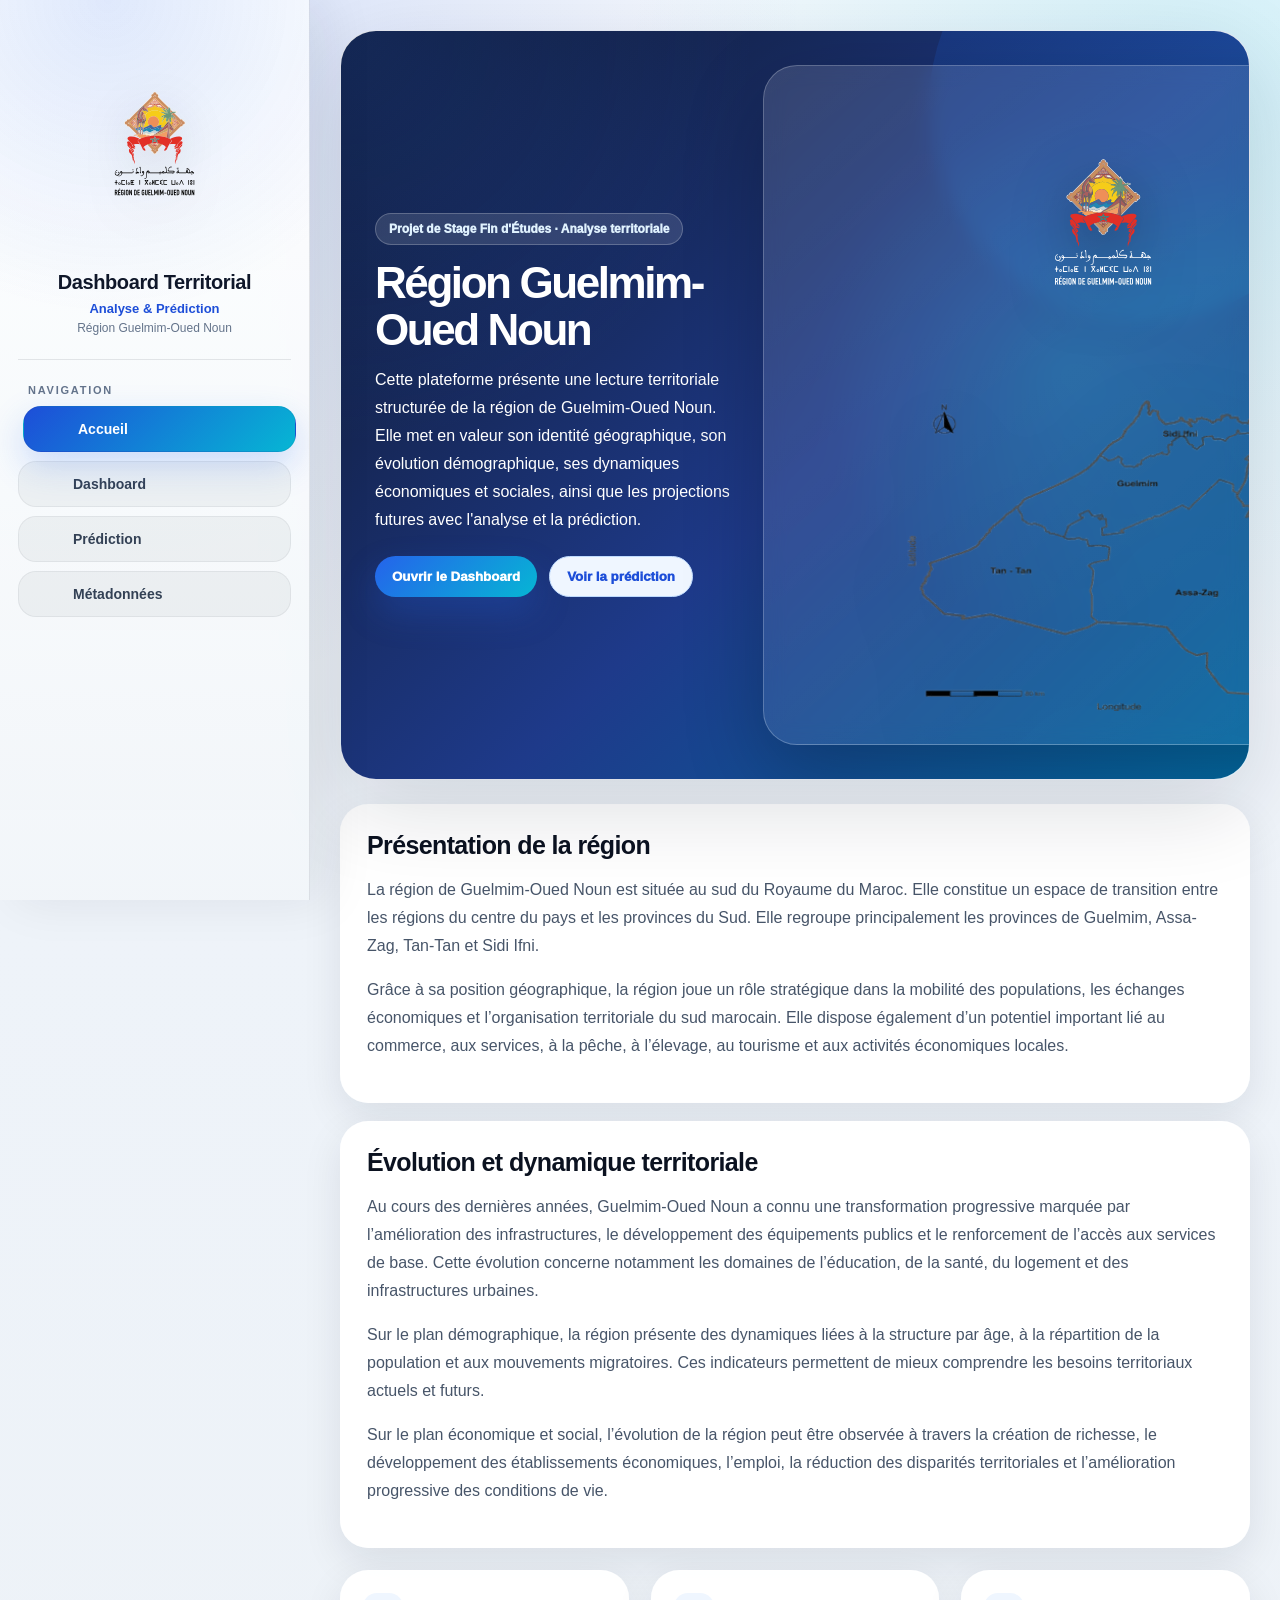
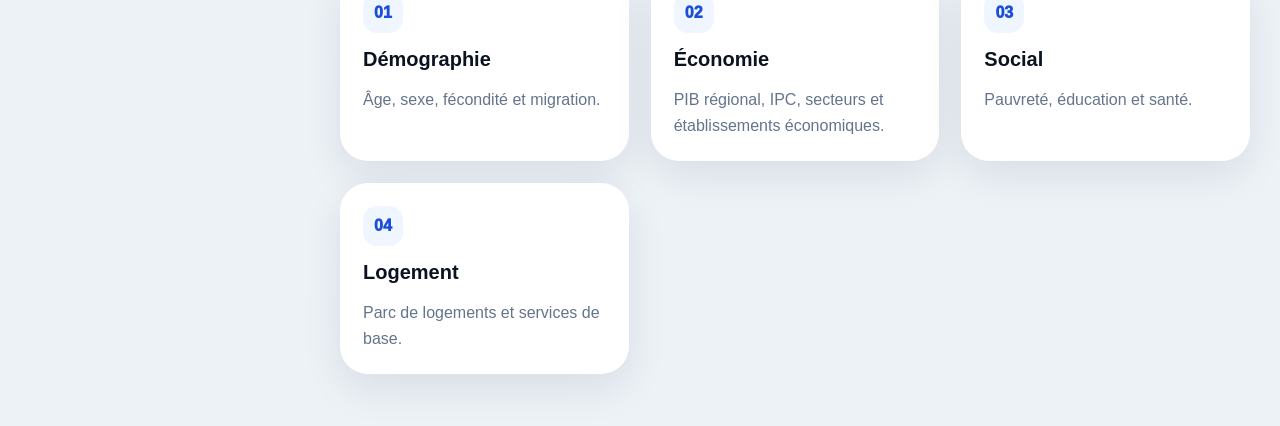
<file: dashboard_final/dashboard_final/dashboard_final/index.html>
<!DOCTYPE html>
<html lang="fr">
<head>
  <meta charset="utf-8" />
  <meta name="viewport" content="width=device-width, initial-scale=1.0" />
  <title>Dashboard Territorial — Guelmim-Oued Noun</title>
  <script src="https://cdn.plot.ly/plotly-2.35.2.min.js"></script>
  <link href="style.css" rel="stylesheet" />
  <link rel="icon" type="image/png" href="assets/logo_hcp.png">
</head>
<body>
  <div class="app">
    <aside class="sidebar">
      <div class="brand brand-vertical">
        <a href="index.html">
        <img src="assets/logo-black.svg" class="region-logo-large" alt="Logo Région Guelmim-Oued Noun" />
        </a>
        <h2>Dashboard Territorial</h2>
        <p>Analyse & Prédiction</p>
        <small>Région Guelmim-Oued Noun</small>
      </div>

      <div class="menu-label">Navigation</div>
      <button class="nav active" data-page="accueil"><span></span><b>Accueil</b></button>
      <button class="nav" data-page="dashboard"><span></span><b>Dashboard</b></button>
      <button class="nav" data-page="prediction"><span></span><b>Prédiction</b></button>
      <button class="nav" data-page="metadata"><span></span><b>Métadonnées</b></button>
    </aside>

    <main class="main">
      <section class="page active" id="accueil">
        <div class="hero hero-home">
          <div>
            <span class="eyebrow">Projet de Stage Fin d'Études · Analyse territoriale</span>
            <h1>Région Guelmim-Oued Noun</h1>
            <p>
              Cette plateforme présente une lecture territoriale structurée de la région de
              Guelmim-Oued Noun. Elle met en valeur son identité géographique, son évolution
              démographique, ses dynamiques économiques et sociales, ainsi que les projections
              futures avec l'analyse et la prédiction.
            </p>
            <div class="hero-actions">
              <button class="primary-btn" onclick="showPage('dashboard')">Ouvrir le Dashboard</button>
              <button class="secondary-btn" onclick="showPage('prediction')">Voir la prédiction</button>
            </div>
          </div>
          <div class="home-visual-card">
            <img src="assets/logo-white.svg" class="home-white-logo" alt="Logo Région Guelmim-Oued Noun" />
            <img src="assets/map-guelmim.png" class="home-region-map" alt="Carte de la région Guelmim-Oued Noun" />
          </div>
        </div>

        <div class="intro-card region-card">
          <h2>Présentation de la région</h2>
          <p>
            La région de Guelmim-Oued Noun est située au sud du Royaume du Maroc. Elle constitue
            un espace de transition entre les régions du centre du pays et les provinces du Sud.
            Elle regroupe principalement les provinces de Guelmim, Assa-Zag, Tan-Tan et Sidi Ifni.
          </p>
          <p>
            Grâce à sa position géographique, la région joue un rôle stratégique dans la mobilité
            des populations, les échanges économiques et l’organisation territoriale du sud marocain.
            Elle dispose également d’un potentiel important lié au commerce, aux services, à la pêche,
            à l’élevage, au tourisme et aux activités économiques locales.
          </p>
        </div>

        <div class="intro-card region-card">
          <h2>Évolution et dynamique territoriale</h2>
          <p>
            Au cours des dernières années, Guelmim-Oued Noun a connu une transformation progressive
            marquée par l’amélioration des infrastructures, le développement des équipements publics
            et le renforcement de l’accès aux services de base. Cette évolution concerne notamment
            les domaines de l’éducation, de la santé, du logement et des infrastructures urbaines.
          </p>
          <p>
            Sur le plan démographique, la région présente des dynamiques liées à la structure par âge,
            à la répartition de la population et aux mouvements migratoires. Ces indicateurs permettent
            de mieux comprendre les besoins territoriaux actuels et futurs.
          </p>
          <p>
            Sur le plan économique et social, l’évolution de la région peut être observée à travers
            la création de richesse, le développement des établissements économiques, l’emploi,
            la réduction des disparités territoriales et l’amélioration progressive des conditions de vie.
          </p>
        </div>

        <div class="overview-grid">
          <a class="overview-card overview-link" href="#dashboard-domain-demographie" onclick="showDomain('analysis','demographie'); return false;">
            <span>01</span><h3>Démographie</h3><p>Âge, sexe, fécondité et migration.</p>
          </a>
          <a class="overview-card overview-link" href="#dashboard-domain-economie" onclick="showDomain('analysis','economie'); return false;">
            <span>02</span><h3>Économie</h3><p>PIB régional, IPC, secteurs et établissements économiques.</p>
          </a>
          <a class="overview-card overview-link" href="#dashboard-domain-social" onclick="showDomain('analysis','social'); return false;">
            <span>03</span><h3>Social</h3><p>Pauvreté, éducation et santé.</p>
          </a>
          <a class="overview-card overview-link" href="#dashboard-domain-logement" onclick="showDomain('analysis','logement'); return false;">
            <span>04</span><h3>Logement</h3><p>Parc de logements et services de base.</p>
          </a>
        </div>

        
      </section>

      <section class="page" id="dashboard">
        <div id="dashboard-home">
          <div class="hero compact-hero">
            <span class="eyebrow">Dashboard</span>
            <h1>Choisissez un dossier d’analyse</h1>
          </div>
          <div class="cards-grid" id="analysis-domain-cards"></div>
        </div>
        <div id="analysis-domain-container"></div>
      </section>

      <section class="page" id="prediction">
        <div id="prediction-home">
          <div class="hero compact-hero prediction-hero">
            <span class="eyebrow">Prédiction </span>
            <h1>Prévision territoriale</h1>
          </div>
          <div class="cards-grid" id="prediction-domain-cards"></div>
        </div>
        <div id="prediction-domain-container"></div>
      </section>


      <section class="page" id="metadata">
        <div class="hero compact-hero metadata-hero">
          <span class="eyebrow">Métadonnées</span>
          <h1>Documentation </h1>
          <p> fichiers Word explicatifs  : Démographie, Économie, Social et Logement.</p>
        </div>

      



        <section class="metadata-download-panel">
          <div class="metadata-download-head">
            <div>
              <span class="eyebrow">Documents Word</span>
              <h2></h2>
              <p>Cliquez sur une carte pour télécharger le fichier Word correspondant.</p>
            </div>
          </div>

          <div class="download-grid compact-download-grid">
            <a class="download-card" href="docs/Demographie_Detaillee.docx" download>
              <span class="download-icon"></span>
              <h3>Démographie</h3>
              <p>Population, structure par âge, sexe et migrations.</p>
              <b>Télécharger Word</b>
            </a>

            <a class="download-card" href="docs/Economie_Detaillee.docx" download>
              <span class="download-icon"></span>
              <h3>Économie</h3>
              <p>PIB, IPC, secteurs et établissements économiques.</p>
              <b>Télécharger Word</b>
            </a>

            <a class="download-card" href="docs/Social_Detaillee.docx" download>
              <span class="download-icon"></span>
              <h3>Social</h3>
              <p>Pauvreté, éducation, santé et indicateurs sociaux.</p>
              <b>Télécharger Word</b>
            </a>

            <a class="download-card" href="docs/Logement_Detaillee.docx" download>
              <span class="download-icon"></span>
              <h3>Logement</h3>
              <p>Parc de logements, occupation et habitat.</p>
              <b>Télécharger Word</b>
            </a>
          </div>
        </section>
      </section>
    </main>
  </div>

  <script src="figures.js"></script>
  <script src="script.js"></script>
</body>
</html>
</file>
<file: dashboard_final/dashboard_final/dashboard_final/style.css>
/* =====================================================
   DASHBOARD TERRITORIAL — VERSION PREMIUM
   Région Guelmim-Oued Noun
===================================================== */

:root{
  --bg:#eef3f9;
  --paper:#ffffff;
  --paper2:#f8fafc;
  --ink:#0b1220;
  --muted:#64748b;
  --soft:#94a3b8;
  --line:#e2e8f0;
  --brand:#1d4ed8;
  --brand-dark:#1e3a8a;
  --cyan:#06b6d4;
  --green:#10b981;
  --orange:#f97316;
  --red:#ef4444;
  --side:#06111f;
  --radius:28px;
  --radius-lg:36px;
  --shadow:0 28px 90px rgba(15,23,42,.14);
  --shadow-soft:0 14px 40px rgba(15,23,42,.09);
}

*{box-sizing:border-box}
html{scroll-behavior:smooth}
body{
  margin:0;
  font-family:Inter,Segoe UI,Arial,sans-serif;
  color:var(--ink);
  background:
    radial-gradient(circle at 8% 0%, rgba(29,78,216,.16), transparent 30%),
    radial-gradient(circle at 95% 5%, rgba(6,182,212,.16), transparent 26%),
    linear-gradient(180deg,#f8fbff 0%,var(--bg) 45%,#edf2f7 100%);
}

.app{min-height:100vh;display:flex}

/* ================= SIDEBAR ================= */
.sidebar{
  position:fixed;left:0;top:0;bottom:0;
  width:310px;height:100vh;
  padding:22px 18px;
  background:
    linear-gradient(180deg,rgba(6,17,31,.98),rgba(15,23,42,.98)),
    radial-gradient(circle at 50% 0%,rgba(37,99,235,.35),transparent 40%);
  color:#fff;
  overflow:auto;
  border-right:1px solid rgba(255,255,255,.08);
  z-index:20;
}

.brand-vertical{
  display:flex;flex-direction:column;align-items:center;text-align:center;
  padding:14px 10px 24px;
  border-bottom:1px solid rgba(255,255,255,.12);
}

.region-logo-large{
  width:190px;
  max-width:100%;height:auto;
  display:block;margin:0 auto 16px;
  object-fit:contain;
  filter:drop-shadow(0 14px 28px rgba(0,0,0,.35));
  transition:.3s ease;
}
.region-logo-large:hover{transform:scale(1.035)}
.brand-vertical h2{margin:4px 0 6px;font-size:20px;line-height:1.18;letter-spacing:-.02em}
.brand-vertical p{margin:0;color:#dbeafe;font-weight:800;font-size:13px}
.brand-vertical small{margin-top:5px;color:#94a3b8;font-size:12px}

.menu-label{
  margin:24px 10px 10px;
  color:#94a3b8;
  font-size:11px;
  letter-spacing:.16em;
  text-transform:uppercase;
  font-weight:900;
}

.nav{
  width:100%;border:0;cursor:pointer;
  display:flex;align-items:center;gap:13px;
  padding:14px 15px;margin:9px 0;
  border-radius:18px;
  color:#dbeafe;
  background:rgba(255,255,255,.055);
  text-align:left;font-size:14px;
  transition:.24s ease;
}
.nav span{width:26px;font-size:19px;text-align:center}
.nav b{font-weight:900}
.nav:hover,.nav.active{
  color:#fff;
  transform:translateX(5px);
  background:linear-gradient(135deg,rgba(37,99,235,.78),rgba(6,182,212,.32));
  box-shadow:0 14px 35px rgba(37,99,235,.24);
}

/* ================= MAIN ================= */
.main{margin-left:310px;width:calc(100% - 310px);padding:30px;}
.page{display:none;animation:fadeIn .28s ease}
.page.active{display:block}
.hidden{display:none!important}
@keyframes fadeIn{from{opacity:.45;transform:translateY(8px)}to{opacity:1;transform:none}}

/* ================= HERO ================= */
.hero{
  position:relative;overflow:hidden;
  background:linear-gradient(135deg,rgba(255,255,255,.98),rgba(248,251,255,.90));
  border:1px solid rgba(255,255,255,.86);
  border-radius:var(--radius-lg);
  box-shadow:var(--shadow);
  padding:34px;
  margin-bottom:24px;
}
.hero:after{
  content:"";position:absolute;right:-110px;top:-140px;width:430px;height:430px;border-radius:50%;
  background:linear-gradient(135deg,rgba(29,78,216,.20),rgba(6,182,212,.17));
  z-index:0;
}
.hero>*{position:relative;z-index:1}
.hero-home{display:grid;grid-template-columns:minmax(0,1.45fr) minmax(260px,.55fr);gap:28px;align-items:center}
.compact-hero{padding:30px 34px}
.prediction-hero:after{background:linear-gradient(135deg,rgba(16,185,129,.20),rgba(37,99,235,.16))}
.eyebrow{
  display:inline-flex;align-items:center;gap:8px;
  color:#1d4ed8;background:#eff6ff;
  border:1px solid #dbeafe;
  border-radius:999px;
  padding:8px 13px;
  font-size:12px;font-weight:950;
  margin-bottom:15px;
}
.hero h1{margin:0 0 13px;font-size:44px;line-height:1.05;letter-spacing:-.055em}
.hero p{margin:0;max-width:960px;color:#475569;font-size:16px;line-height:1.75}
.hero-actions{display:flex;gap:12px;flex-wrap:wrap;margin-top:22px}
.primary-btn,.secondary-btn,.back-btn,.pill-btn{
  border:0;border-radius:999px;cursor:pointer;font-weight:950;
  padding:12px 17px;transition:.22s ease;
}
.primary-btn{background:linear-gradient(135deg,#2563eb,#06b6d4);color:white;box-shadow:0 16px 35px rgba(37,99,235,.25)}
.secondary-btn,.back-btn,.pill-btn{background:#eff6ff;color:#1d4ed8;border:1px solid #bfdbfe}
.primary-btn:hover,.secondary-btn:hover,.back-btn:hover,.pill-btn:hover{transform:translateY(-2px)}
.home-logo-card{
  display:grid;place-items:center;
  min-height:260px;border-radius:32px;
  background:linear-gradient(145deg,#fff,#f1f5f9);
  border:1px solid #e2e8f0;
  box-shadow:var(--shadow-soft);
}
.home-logo-card img{width:230px;max-width:80%;height:auto;filter:drop-shadow(0 18px 35px rgba(15,23,42,.18))}

/* ================= CARDS ================= */
.intro-card,.meta-card,.chart-card,.overview-card,.domain-card{
  background:rgba(255,255,255,.96);
  border:1px solid rgba(255,255,255,.92);
  box-shadow:var(--shadow-soft);
  border-radius:var(--radius);
}
.intro-card{padding:26px;margin-bottom:18px}
.intro-card h2{margin:0 0 11px;font-size:25px;letter-spacing:-.025em}
.intro-card p,.intro-card li{color:#475569;line-height:1.75}
.technical-note{background:#f8fafc;border:1px dashed #cbd5e1;padding:12px 14px;border-radius:18px;color:#64748b!important}

.overview-grid,.cards-grid,.meta-grid{
  display:grid;grid-template-columns:repeat(4,minmax(0,1fr));gap:18px;margin:22px 0;
}
.overview-card{padding:22px;transition:.24s ease}
.overview-card span{display:inline-grid;place-items:center;width:40px;height:40px;border-radius:14px;background:#eff6ff;color:#1d4ed8;font-weight:950;margin-bottom:14px}
.overview-card h3{margin:0 0 8px;font-size:20px}
.overview-card p{margin:0;color:#64748b;line-height:1.6}
.overview-card:hover{transform:translateY(-5px);box-shadow:var(--shadow)}

/* Cards accueil cliquables vers les dossiers du dashboard */
.overview-link{
  text-decoration:none !important;
  color:inherit !important;
  cursor:pointer !important;
}
.overview-link h3,
.overview-link p{
  text-decoration:none !important;
}
.overview-link:focus{
  outline:3px solid rgba(37,99,235,.25);
  outline-offset:4px;
}

.domain-card{
  position:relative;overflow:hidden;min-height:245px;padding:25px;cursor:pointer;transition:.25s ease;
}
.domain-card:before{content:"";position:absolute;left:0;top:0;right:0;height:9px;background:var(--grad)}
.domain-card:after{content:"";position:absolute;right:-45px;bottom:-55px;width:160px;height:160px;border-radius:50%;background:var(--grad);opacity:.10}
.domain-card:hover{transform:translateY(-8px);box-shadow:var(--shadow)}
.domain-icon{font-size:38px;margin:10px 0 15px}
.domain-card h3{font-size:23px;margin:0 0 9px;letter-spacing:-.03em}
.domain-card p{margin:0 0 20px;color:#64748b;line-height:1.6}
.domain-card .go{font-weight:950;color:#1d4ed8}

/* ================= DOMAIN / TABS ================= */
.domain-section{display:none}
.domain-section.active{display:block}
.domain-header{display:flex;align-items:flex-end;justify-content:space-between;gap:16px;margin:20px 0}
.domain-header h2{font-size:32px;margin:0;letter-spacing:-.04em}
.domain-header p{margin:7px 0 0;color:#64748b;line-height:1.55}
.tabs{display:flex;flex-wrap:wrap;gap:10px;margin-bottom:18px}
.pill-btn.active{background:#1d4ed8;color:#fff;border-color:#1d4ed8;box-shadow:0 12px 28px rgba(29,78,216,.2)}
.dataset-panel{display:none}
.dataset-panel.active{display:block}
.dataset-intro{background:linear-gradient(135deg,#fff,#f8fbff)}

/* ================= CHARTS ================= */
.charts-grid{display:grid;grid-template-columns:1fr;gap:22px;margin-bottom:30px}
.chart-card{overflow:hidden;padding:0;border-color:#e5e7eb}
.chart-top{
  display:flex;align-items:flex-start;justify-content:space-between;gap:18px;
  padding:22px 24px;
  border-bottom:1px solid #e2e8f0;
  background:linear-gradient(180deg,#ffffff,#f8fafc);
}
.chart-index{
  display:inline-flex;margin-bottom:8px;
  color:#1d4ed8;background:#eff6ff;border:1px solid #dbeafe;
  font-size:11px;font-weight:950;letter-spacing:.08em;text-transform:uppercase;
  border-radius:999px;padding:6px 10px;
}
.chart-top h3{margin:0;font-size:21px;letter-spacing:-.02em}
.source-pill{white-space:nowrap;color:#047857;background:#ecfdf5;border:1px solid #bbf7d0;border-radius:999px;padding:7px 11px;font-size:12px;font-weight:950}
.plot{width:100%;height:560px;padding:8px 10px 0}
.plot-error{color:#dc2626;padding:22px;font-weight:800}
.empty-card{padding:25px;color:#64748b}
.empty-card code{background:#f1f5f9;border:1px solid #e2e8f0;border-radius:8px;padding:3px 6px;color:#0f172a}
.interpretation{margin:0 24px 24px;padding:18px 20px;border-radius:22px;background:#f8fafc;border:1px solid #e2e8f0;color:#475569}
.interpretation b{color:#0f172a}
.interpretation p{margin:7px 0 0;line-height:1.65}

/* ================= METADATA ================= */
.meta-card{padding:23px}
.meta-card h3{margin:0 0 13px;font-size:20px}
.meta-card ul{margin:0;padding-left:18px;color:#475569;line-height:1.85}

/* ================= SCROLLBAR ================= */
::-webkit-scrollbar{width:10px;height:10px}
::-webkit-scrollbar-track{background:#e2e8f0}
::-webkit-scrollbar-thumb{background:#94a3b8;border-radius:999px}
::-webkit-scrollbar-thumb:hover{background:#64748b}

/* ================= RESPONSIVE ================= */
@media (max-width:1180px){
  .cards-grid,.overview-grid,.meta-grid{grid-template-columns:repeat(2,minmax(0,1fr))}
  .hero-home{grid-template-columns:1fr}.home-logo-card{min-height:210px}.plot{height:500px}
}
@media (max-width:820px){
  .sidebar{position:relative;width:100%;height:auto;border-right:0;border-bottom:1px solid rgba(255,255,255,.12)}
  .main{margin-left:0;width:100%;padding:18px}
  .app{display:block}
  .region-logo-large{width:150px}
  .hero{padding:24px;border-radius:28px}
  .hero h1{font-size:34px}
  .cards-grid,.overview-grid,.meta-grid{grid-template-columns:1fr}
  .domain-header,.chart-top{flex-direction:column;align-items:flex-start}
  .plot{height:430px}
}


/* Corrections ajoutées : graphiques plus lisibles */
.chart-card{overflow:visible;}
.plot{min-height:560px; width:100%;}
.plot[id^="plot-age-"]{min-height:780px;}
.dataset-panel{overflow:visible;}
.chart-grid{grid-template-columns:1fr;}
.technical-note{font-size:13px;color:#475569;background:#f8fafc;border:1px solid #e2e8f0;border-radius:14px;padding:10px 12px;}


/* ================= METADONNEES EDITABLES ================= */
.metadata-hero{background:linear-gradient(135deg,#ffffff,#f0f9ff)}
.metadata-help-card{
  background:#ffffff;border:1px solid #dbeafe;border-radius:24px;
  padding:20px 24px;margin:20px 0;box-shadow:var(--shadow-soft);
}
.metadata-help-card h3{margin:0 0 8px;font-size:21px;color:#0f172a}
.metadata-help-card p{margin:0;color:#475569;line-height:1.7}
.metadata-docs-grid{display:grid;grid-template-columns:1fr;gap:22px;margin:22px 0 34px}
.metadata-doc-card{
  background:#ffffff;border:1px solid #e2e8f0;border-radius:28px;
  box-shadow:var(--shadow-soft);overflow:hidden;
}
.metadata-doc-head{
  display:flex;align-items:flex-start;justify-content:space-between;gap:16px;
  padding:22px 24px;border-bottom:1px solid #e2e8f0;
  background:linear-gradient(180deg,#ffffff,#f8fafc);
}
.metadata-doc-head h2{margin:0;font-size:24px;letter-spacing:-.03em;color:#0f172a}
.edit-pill{white-space:nowrap;color:#1d4ed8;background:#eff6ff;border:1px solid #bfdbfe;border-radius:999px;padding:7px 12px;font-size:12px;font-weight:950}
.metadata-doc-body{padding:24px;line-height:1.8;color:#334155;outline:none}
.metadata-doc-body:focus{background:#fcfdff;box-shadow:inset 0 0 0 3px rgba(37,99,235,.12)}
.metadata-doc-body h3{font-size:20px;margin:24px 0 10px;color:#1e3a8a}
.metadata-doc-body h4{font-size:17px;margin:18px 0 6px;color:#0f172a}
.metadata-doc-body p{margin:7px 0}
.metadata-bullet{padding-left:14px;border-left:3px solid #dbeafe;background:#f8fafc;border-radius:10px;padding-top:4px;padding-bottom:4px}
.meta-table{width:100%;border-collapse:collapse;margin:14px 0;border-radius:16px;overflow:hidden;border:1px solid #e2e8f0}
.meta-table th,.meta-table td{padding:12px 14px;border:1px solid #e2e8f0;text-align:left;vertical-align:top}
.meta-table th{background:#eff6ff;color:#1e3a8a;font-weight:950}


/* ================= DOCUMENTS TELECHARGEABLES ================= */
.metadata-download-panel{
  background:#ffffff;
  border:1px solid #dbeafe;
  border-radius:28px;
  padding:24px;
  margin:22px 0 26px;
  box-shadow:var(--shadow-soft);
}
.metadata-download-head h2{
  margin:6px 0 8px;
  font-size:28px;
  letter-spacing:-.03em;
  color:#0f172a;
}
.metadata-download-head p{
  margin:0;
  color:#475569;
  line-height:1.7;
}
.download-grid{
  display:grid;
  grid-template-columns:repeat(auto-fit,minmax(250px,1fr));
  gap:18px;
  margin-top:20px;
}
.download-card{
  display:block;
  min-height:190px;
  padding:22px;
  border-radius:22px;
  text-decoration:none;
  color:#0f172a;
  background:linear-gradient(180deg,#ffffff,#f8fafc);
  border:1px solid #e2e8f0;
  box-shadow:0 12px 28px rgba(15,23,42,.07);
  transition:.25s ease;
}
.download-card:hover{
  transform:translateY(-6px);
  border-color:#93c5fd;
  box-shadow:0 20px 40px rgba(29,78,216,.16);
}
.download-icon{
  display:inline-flex;
  width:44px;
  height:44px;
  align-items:center;
  justify-content:center;
  border-radius:14px;
  background:#eff6ff;
  font-size:22px;
  margin-bottom:12px;
}
.download-card h3{
  margin:0 0 8px;
  font-size:19px;
  color:#0f172a;
}
.download-card p{
  margin:0 0 16px;
  color:#64748b;
  line-height:1.55;
  font-size:14px;
}
.download-card b{
  color:#1d4ed8;
  font-size:13px;
}

/* =====================================================
   CORRECTION FINALE — CARTES DE MEME TAILLE
   Cette partie force les cards du Dashboard, Accueil,
   Prédiction et Métadonnées à garder des dimensions homogènes.
===================================================== */

/* Grilles principales : largeur équilibrée et cartes alignées */
.cards-grid,
.overview-grid,
.download-grid{
  display:grid !important;
  align-items:stretch !important;
  gap:22px !important;
}

.cards-grid{
  grid-template-columns:repeat(auto-fit, minmax(260px, 1fr)) !important;
}

.overview-grid{
  grid-template-columns:repeat(auto-fit, minmax(230px, 1fr)) !important;
}

.download-grid{
  grid-template-columns:repeat(3, minmax(0, 1fr)) !important;
}

/* Même hauteur et même structure interne */
.domain-card,
.overview-card,
.download-card{
  height:100% !important;
  min-height:250px !important;
  display:flex !important;
  flex-direction:column !important;
  justify-content:flex-start !important;
  align-items:flex-start !important;
}

.overview-card{
  min-height:190px !important;
}

.download-card{
  min-height:230px !important;
}

/* Le texte occupe l'espace et le bouton reste aligné en bas */
.domain-card p,
.overview-card p,
.download-card p{
  flex:1 1 auto !important;
}

.domain-card .go,
.download-card b{
  margin-top:auto !important;
}

/* Titres limités pour éviter qu'une carte devienne plus grande */
.domain-card h3,
.overview-card h3,
.download-card h3{
  min-height:32px !important;
  line-height:1.25 !important;
}

.download-card h3{
  min-height:48px !important;
}

/* Icônes régulières */
.domain-icon,
.download-icon,
.overview-card span{
  flex:0 0 auto !important;
}

/* Métadonnées : panneau plus propre */
.metadata-download-panel{
  overflow:hidden !important;
}

/* Responsive tablette */
@media (max-width:1180px){
  .download-grid{
    grid-template-columns:repeat(2, minmax(0, 1fr)) !important;
  }
}

/* Responsive mobile */
@media (max-width:760px){
  .cards-grid,
  .overview-grid,
  .download-grid{
    grid-template-columns:1fr !important;
  }

  .domain-card,
  .overview-card,
  .download-card{
    min-height:auto !important;
  }
}



/* =====================================================
   CORRECTION DEFINITIVE : CARTES + GRAPHIQUES PLUS GRANDS
   - Les graphiques ne sont plus écrasés.
   - Suppression du range hérité dans script.js pour les graphiques non pyramide.
===================================================== */
.charts-grid{
  display:grid !important;
  grid-template-columns:1fr !important;
  gap:30px !important;
  align-items:start !important;
}
.chart-card{
  overflow:visible !important;
  border-radius:28px !important;
  background:#fff !important;
  border:1px solid #e2e8f0 !important;
  box-shadow:0 18px 45px rgba(15,23,42,.08) !important;
  padding:0 !important;
  max-width:100% !important;
}
.chart-top{
  min-height:88px !important;
  padding:20px 26px !important;
  border-bottom:1px solid #e2e8f0 !important;
}
.plot{
  height:650px !important;
  min-height:650px !important;
  max-height:none !important;
  width:100% !important;
  padding:8px 18px 20px !important;
  overflow:visible !important;
}
.plot[id="plot-age-0"]{
  height:760px !important;
  min-height:760px !important;
}
.js-plotly-plot,
.plot .plot-container,
.plot .svg-container{
  width:100% !important;
  max-width:100% !important;
}
@media (max-width:1180px){
  .plot{height:560px !important;min-height:560px !important;padding:6px 10px 16px !important;}
  .plot[id="plot-age-0"]{height:680px !important;min-height:680px !important;}
}
@media (max-width:760px){
  .plot{height:500px !important;min-height:500px !important;padding:0 4px 12px !important;}
  .plot[id="plot-age-0"]{height:600px !important;min-height:600px !important;}
  .chart-top{min-height:auto !important;padding:16px !important;}
}


/* =====================================================
   FIX FINAL : ESPACEMENT ENTRE TITRE DE CARTE ET GRAPHIQUE
===================================================== */
.chart-top{
  position:relative !important;
  z-index:2 !important;
}
.chart-top h3{
  line-height:1.25 !important;
  margin:8px 0 0 !important;
}
.plot{
  padding-top:28px !important;
  overflow:hidden !important;
}
.plot[id="plot-age-0"]{
  padding-top:34px !important;
}
.plot .gtitle{
  display:none !important;
}
.plot .legend{
  transform:translateY(8px);
}
@media (max-width:760px){
  .plot{padding-top:22px !important;}
}

/* ===== Correction réelle des graphiques avec libellés longs ===== */
.chart-card{
  overflow: visible !important;
}
.chart-top{
  position: relative;
  z-index: 2;
}
.plot{
  width: 100% !important;
  min-height: 620px;
  overflow: visible !important;
}
.js-plotly-plot,
.plot-container,
.svg-container{
  overflow: visible !important;
}
@media (max-width: 1100px){
  .main{padding:18px !important;}
  .plot{min-height:560px;}
}

/* =====================================================
   MISE À JOUR LOGOS SVG + CARTE RÉGIONALE
   Logo noir dans le sidebar, logo blanc + carte dans l'accueil
===================================================== */
.sidebar{
  background:
    radial-gradient(circle at 35% 0%, rgba(37,99,235,.14), transparent 34%),
    linear-gradient(180deg, rgba(255,255,255,.97), rgba(241,245,249,.95));
  color:#0f172a;
  border-right:1px solid rgba(15,23,42,.10);
  box-shadow:16px 0 48px rgba(15,23,42,.08);
}

.brand-vertical{
  border-bottom:1px solid rgba(15,23,42,.10);
}

.region-logo-large{
  width:215px;
  background:transparent;
  filter:drop-shadow(0 14px 24px rgba(15,23,42,.12));
}

.brand-vertical h2{
  color:#0f172a;
}

.brand-vertical p{
  color:#1d4ed8;
}

.brand-vertical small,
.menu-label{
  color:#64748b;
}

.nav{
  color:#334155;
  background:rgba(15,23,42,.045);
  border:1px solid rgba(15,23,42,.06);
}

.nav:hover,
.nav.active{
  color:#ffffff;
  background:linear-gradient(135deg,#1d4ed8,#06b6d4);
  box-shadow:0 14px 35px rgba(37,99,235,.22);
}

.hero-home{
  background:
    radial-gradient(circle at 80% 45%, rgba(6,182,212,.22), transparent 31%),
    radial-gradient(circle at 0% 0%, rgba(37,99,235,.22), transparent 35%),
    linear-gradient(135deg,#0f172a,#1e3a8a 55%,#0369a1);
  color:#ffffff;
}

.hero-home h1,
.hero-home p{
  color:#ffffff;
}

.hero-home .eyebrow{
  color:#e0f2fe;
  background:rgba(255,255,255,.12);
  border-color:rgba(255,255,255,.22);
}

.home-visual-card{
  display:grid;
  grid-template-rows:auto 1fr;
  gap:20px;
  place-items:center;
  min-height:430px;
  border-radius:34px;
  background:linear-gradient(145deg,rgba(255,255,255,.13),rgba(255,255,255,.06));
  border:1px solid rgba(255,255,255,.24);
  box-shadow:0 28px 80px rgba(0,0,0,.24);
  padding:26px;
  backdrop-filter:blur(10px);
}

.home-white-logo{
  width:235px;
  max-width:86%;
  height:auto;
  background:transparent;
  filter:drop-shadow(0 16px 30px rgba(0,0,0,.34));
}

.home-region-map{
  width:min(520px,96%);
  max-width:96%;
  height:auto;
  background:transparent;
  filter:drop-shadow(0 24px 42px rgba(0,0,0,.32));
  transform:translateY(4px);
}

@media(max-width:900px){
  .home-visual-card{
  display:grid;
  grid-template-rows:auto 1fr;
  gap:20px;
  place-items:center;
  min-height:430px;
  border-radius:34px;
  background:linear-gradient(145deg,rgba(255,255,255,.13),rgba(255,255,255,.06));
  border:1px solid rgba(255,255,255,.24);
  box-shadow:0 28px 80px rgba(0,0,0,.24);
  padding:26px;
  backdrop-filter:blur(10px);
}
  .home-white-logo{
  width:235px;
  max-width:86%;
  height:auto;
  background:transparent;
  filter:drop-shadow(0 16px 30px rgba(0,0,0,.34));
}
  .home-region-map{
  width:min(520px,96%);
  max-width:96%;
  height:auto;
  background:transparent;
  filter:drop-shadow(0 24px 42px rgba(0,0,0,.32));
  transform:translateY(4px);
}
}

/* ===== Mise en valeur de la carte régionale et des nouveaux graphiques ===== */
.chart-card .plot{
  min-height:560px;
}
#accueil .home-visual-card{
  overflow:hidden;
}


/* ===== Mise à jour : carte MAP plus grande dans la page d'accueil ===== */
.hero-home{
  grid-template-columns: minmax(360px, 0.85fr) minmax(680px, 1.45fr);
  align-items:center;
}
.home-visual-card{
  min-height:680px;
  padding:26px 22px;
}
.home-region-map{
  width:min(980px, 100%);
  max-width:100%;
}
.home-white-logo{
  width:260px;
}
@media(max-width:1200px){
  .hero-home{grid-template-columns:1fr;}
  .home-visual-card{min-height:560px;}
  .home-region-map{width:min(840px,100%);}
}


/* =====================================================
   CORRECTION CARTES METADONNEES / DEFINITIONS
   - Les anciennes cartes modifiables sont supprimées de la page.
   - Les 4 cartes Word gardent la même taille.
   - Pas de chevauchement avec la sidebar.
===================================================== */
#metadata .metadata-download-panel{
  max-width:100% !important;
  margin:24px 0 34px !important;
  padding:22px !important;
  overflow:visible !important;
}
#metadata .download-grid,
#metadata .compact-download-grid{
  display:grid !important;
  grid-template-columns:repeat(4, minmax(190px, 1fr)) !important;
  gap:18px !important;
  align-items:stretch !important;
}
#metadata .download-card{
  min-height:165px !important;
  height:auto !important;
  padding:18px !important;
  border-radius:20px !important;
  display:flex !important;
  flex-direction:column !important;
  justify-content:flex-start !important;
  overflow:hidden !important;
}
#metadata .download-card h3{
  min-height:auto !important;
  margin:0 0 8px !important;
  font-size:20px !important;
  line-height:1.25 !important;
}
#metadata .download-card p{
  flex:1 1 auto !important;
  margin:0 0 12px !important;
  font-size:14px !important;
  line-height:1.45 !important;
}
#metadata .download-card b{
  margin-top:auto !important;
}
#metadata .download-icon{
  width:38px !important;
  height:38px !important;
  margin-bottom:10px !important;
}
#metadata .metadata-docs-grid,
#metadata .metadata-doc-card{
  display:none !important;
}
@media (max-width:1250px){
  #metadata .download-grid,
  #metadata .compact-download-grid{grid-template-columns:repeat(2, minmax(0, 1fr)) !important;}
}
@media (max-width:760px){
  #metadata .download-grid,
  #metadata .compact-download-grid{grid-template-columns:1fr !important;}
  #metadata .download-card{min-height:auto !important;}
}
</file>
